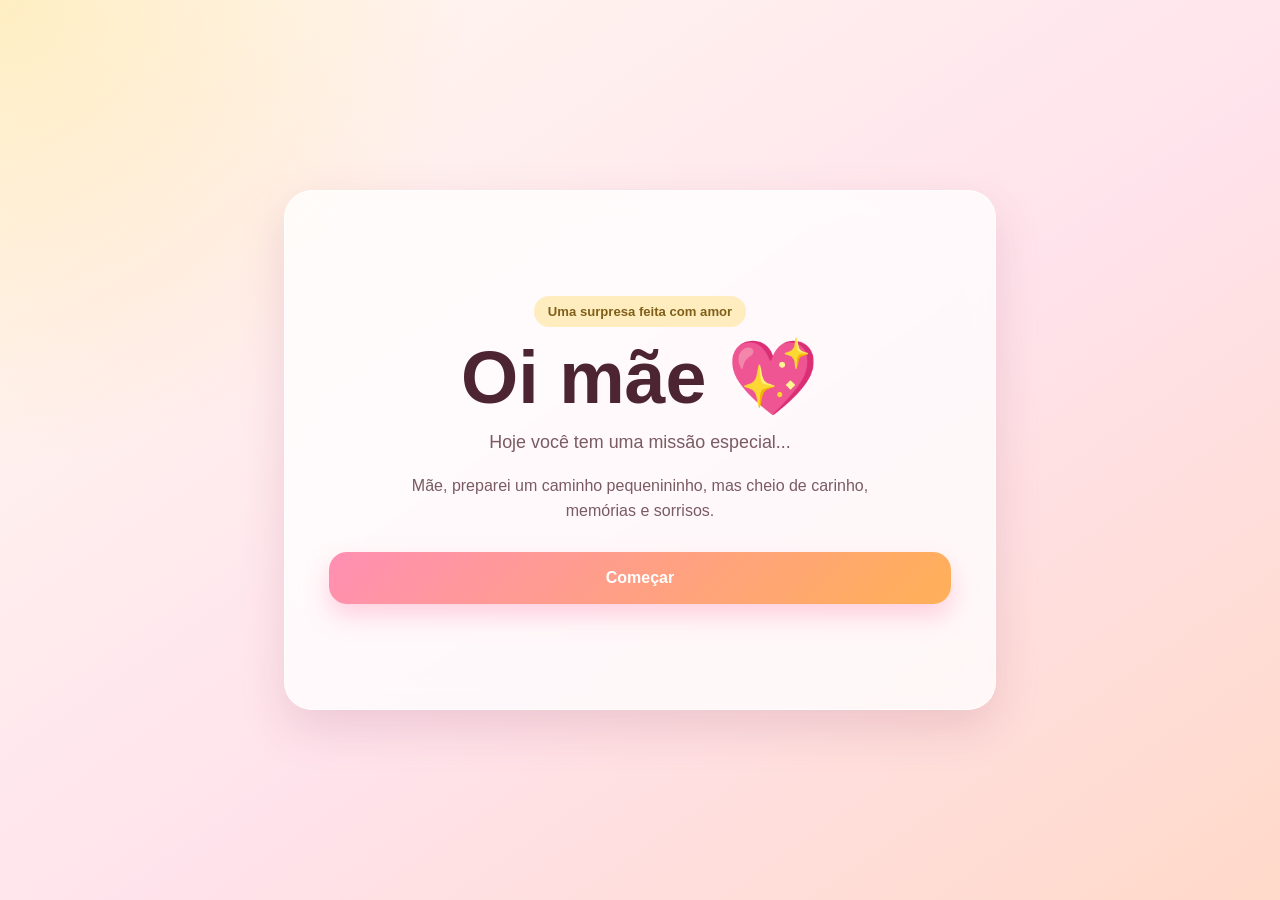
<file: index.html>
<!DOCTYPE html>
<html lang="pt-BR">
<head>
  <meta charset="UTF-8">
  <meta name="viewport" content="width=device-width, initial-scale=1.0">
  <title>Oi mãe 💖</title>
  <link rel="stylesheet" href="style.css">
</head>
<body data-page="home">
  <main class="page home-page">
    <section class="card hero-card fade-in">
      <p class="eyebrow">Uma surpresa feita com amor</p>
      <h1>Oi mãe 💖</h1>
      <p class="subtitle">Hoje você tem uma missão especial...</p>
      <p class="soft-text">
        Mãe, preparei um caminho pequenininho, mas cheio de carinho, memórias e sorrisos.
      </p>
      <a class="primary-button" href="quiz.html">Começar</a>
    </section>
  </main>
  <script src="script.js"></script>
</body>
</html>
</file>
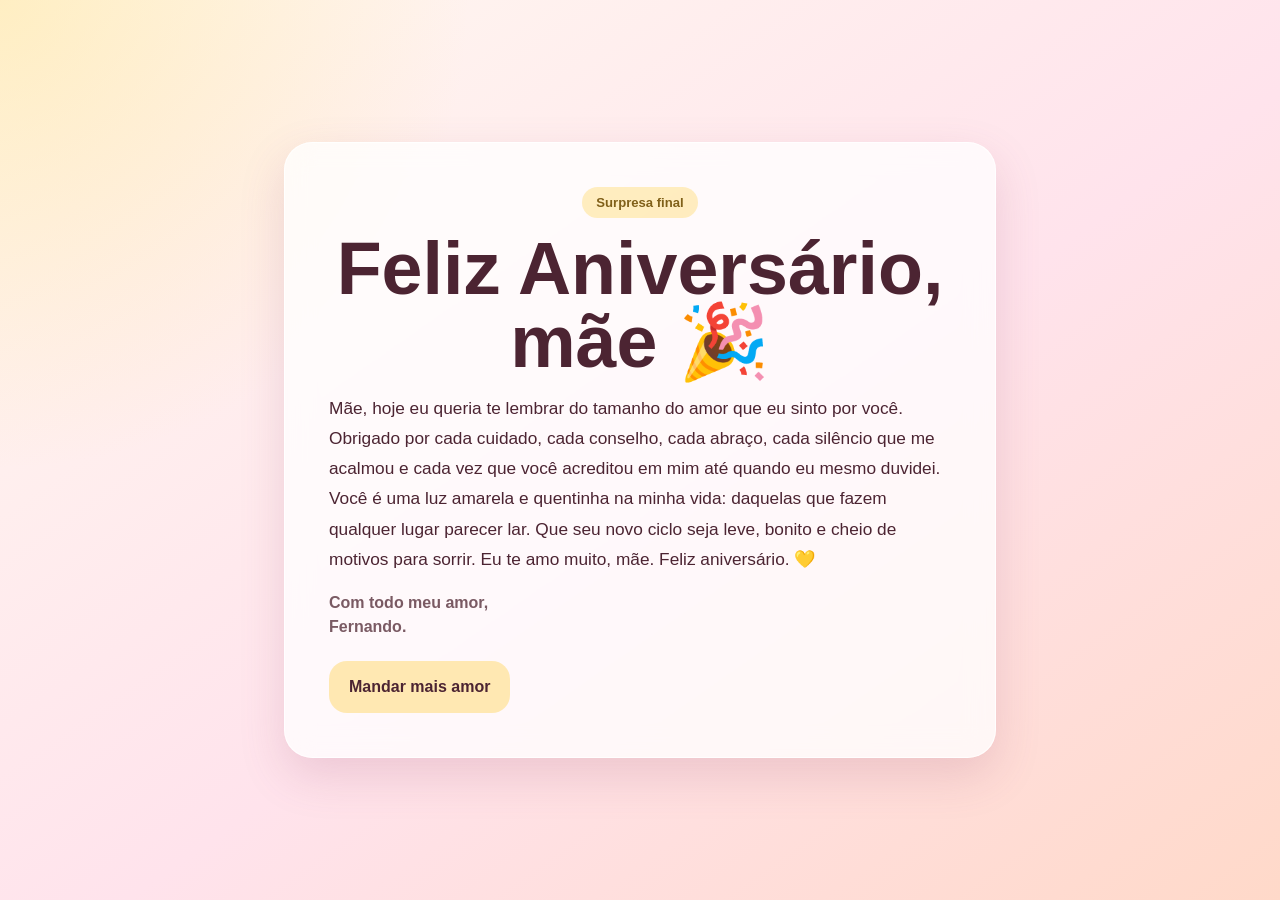
<file: final.html>
<!DOCTYPE html>
<html lang="pt-BR">
<head>
  <meta charset="UTF-8">
  <meta name="viewport" content="width=device-width, initial-scale=1.0">
  <title>Feliz Aniversário, Mãe</title>
  <link rel="stylesheet" href="style.css">
</head>
<body data-page="final">
  <div id="hearts-layer" aria-hidden="true"></div>

  <main class="page final-page">
    <section class="card final-card fade-in">
      <p class="eyebrow">Surpresa final</p>
      <h1>Feliz Aniversário, mãe 🎉</h1>
      <p class="letter">
        Mãe, hoje eu queria te lembrar do tamanho do amor que eu sinto por você.
        Obrigado por cada cuidado, cada conselho, cada abraço, cada silêncio que me acalmou
        e cada vez que você acreditou em mim até quando eu mesmo duvidei. Você é uma luz
        amarela e quentinha na minha vida: daquelas que fazem qualquer lugar parecer lar.
        Que seu novo ciclo seja leve, bonito e cheio de motivos para sorrir. Eu te amo muito,
        mãe. Feliz aniversário. 💛
      </p>
      <p class="signature">Com todo meu amor,<br>Fernando.</p>
      <button id="replay-hearts" class="secondary-button" type="button">Mandar mais amor</button>
    </section>
  </main>
  <script src="script.js"></script>
</body>
</html>
</file>
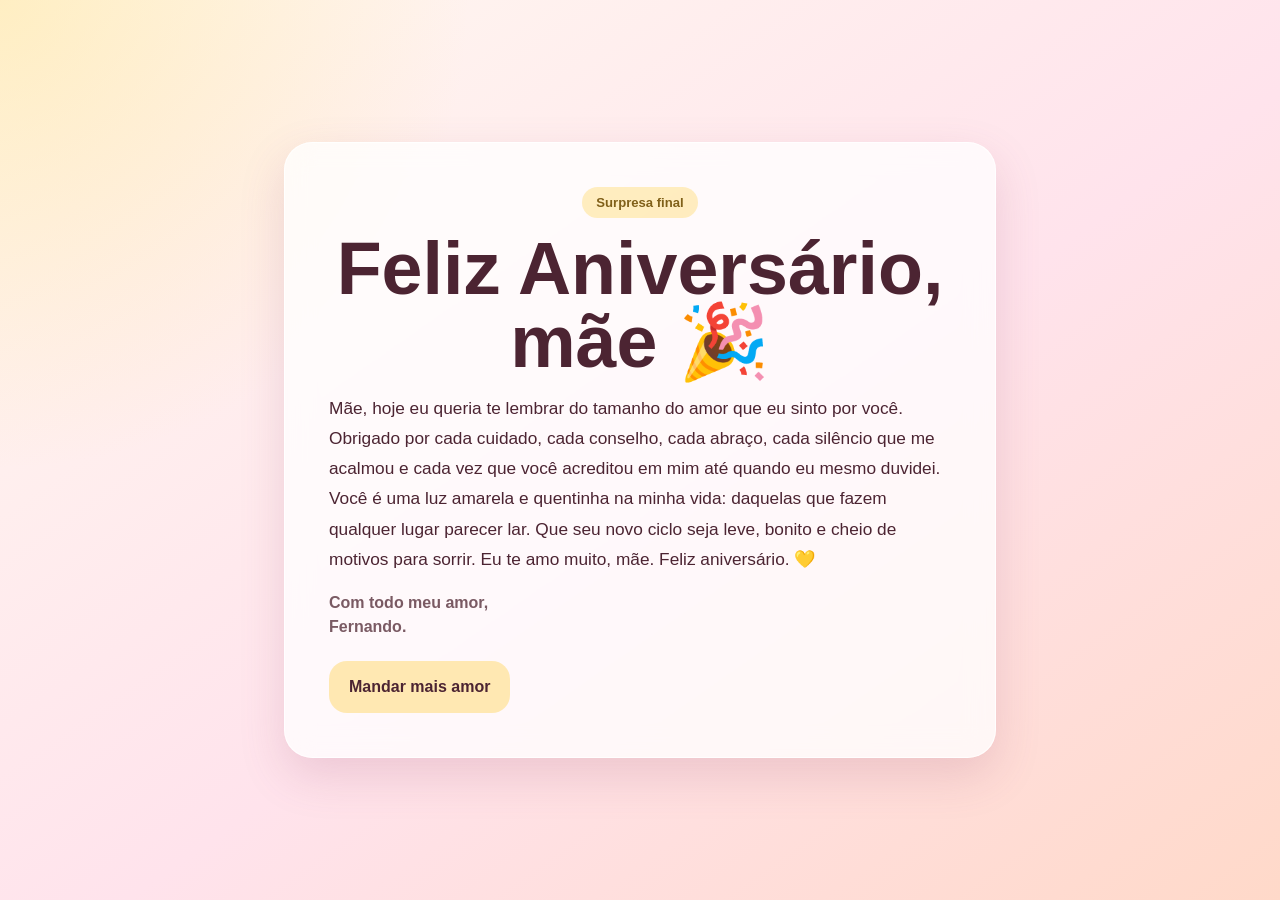
<file: gallery.html>
<!DOCTYPE html>
<html lang="pt-BR">
<head>
  <meta charset="UTF-8">
  <meta name="viewport" content="width=device-width, initial-scale=1.0">
  <meta http-equiv="refresh" content="0; url=final.html">
  <title>Indo para a surpresa final</title>
  <link rel="stylesheet" href="style.css">
</head>
<body data-page="gallery">
  <main class="page">
    <section class="card fade-in">
      <p class="eyebrow">Quase lá</p>
      <h1>Preparando a surpresa 💛</h1>
      <p class="subtitle">Mãe, essa parte agora leva direto para a mensagem final.</p>
      <a class="primary-button" href="final.html">Abrir surpresa final</a>
    </section>
  </main>
  <script>
    window.location.replace("final.html");
  </script>
</body>
</html>
</file>
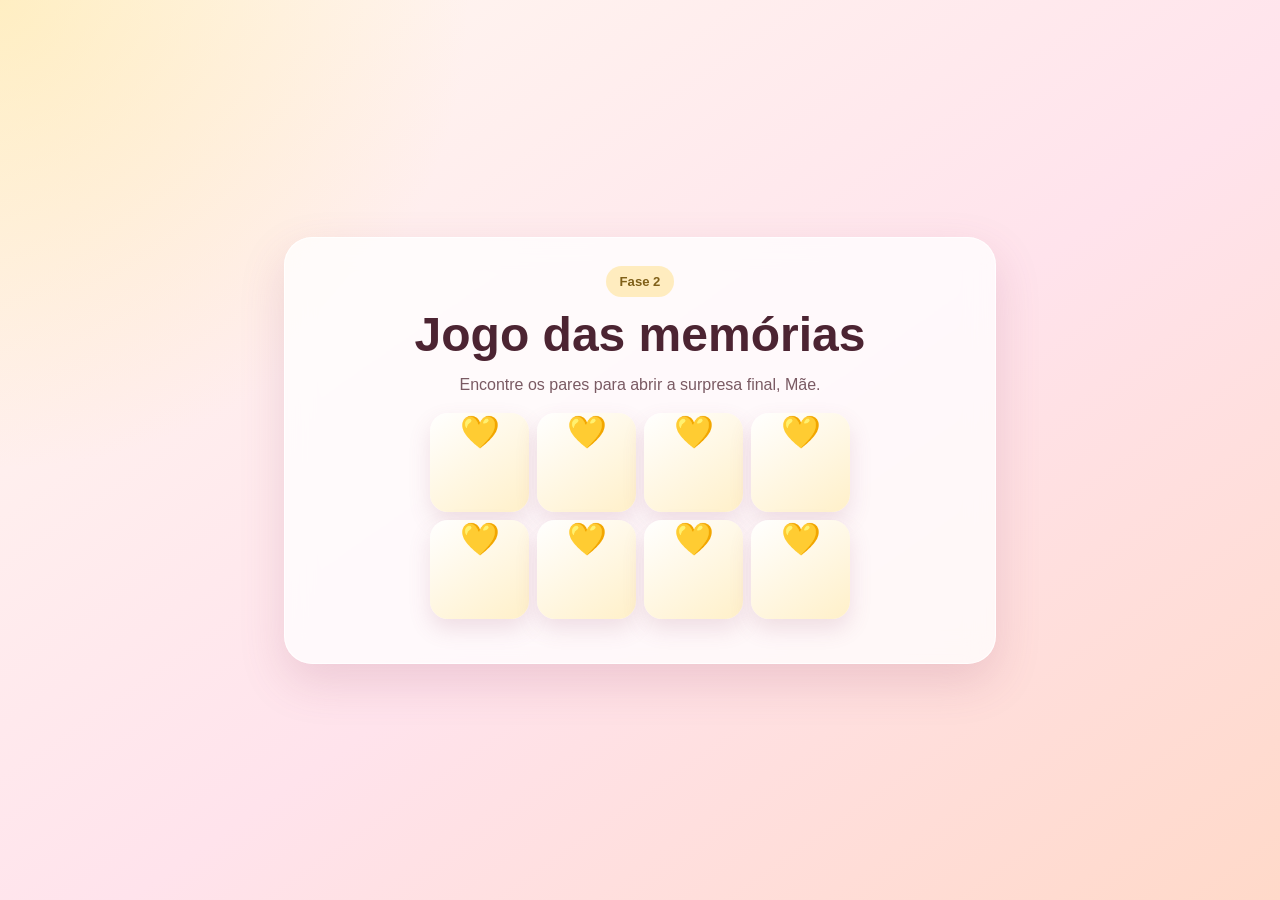
<file: game.html>
<!DOCTYPE html>
<html lang="pt-BR">
<head>
  <meta charset="UTF-8">
  <meta name="viewport" content="width=device-width, initial-scale=1.0">
  <title>Jogo das memórias</title>
  <link rel="stylesheet" href="style.css">
</head>
<body data-page="game">
  <main class="page game-page">
    <section class="card game-card fade-in">
      <p class="eyebrow">Fase 2</p>
      <h1>Jogo das memórias</h1>
      <p class="subtitle">Encontre os pares para abrir a surpresa final, Mãe.</p>

      <div id="memory-board" class="memory-board" aria-label="Jogo da memória"></div>

      <div id="game-complete" class="complete-box hidden">
        <p>Você desbloqueou uma lembrança especial 💭</p>
        <a class="primary-button" href="final.html">Abrir surpresa final</a>
      </div>
    </section>
  </main>
  <script src="script.js"></script>
</body>
</html>
</file>
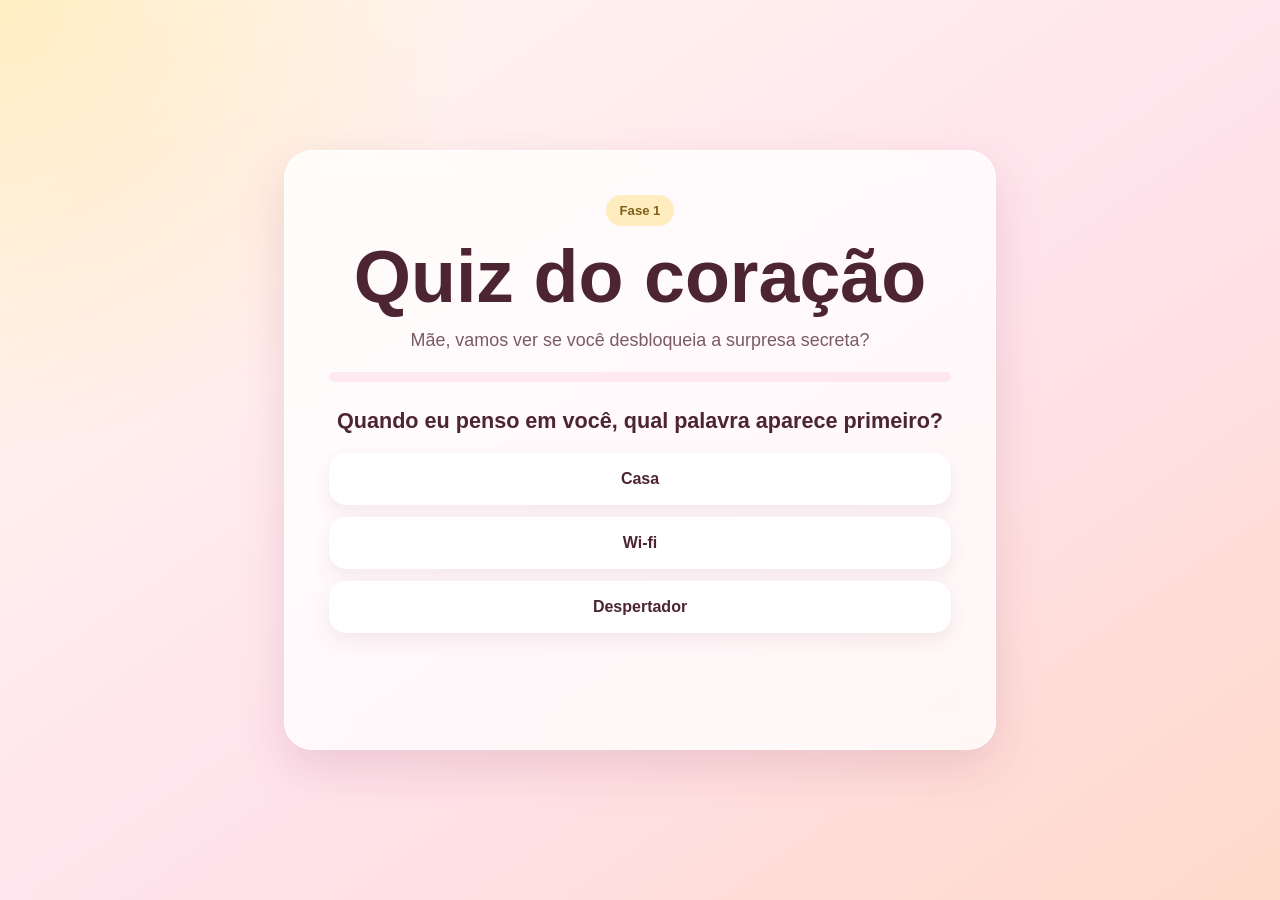
<file: quiz.html>
<!DOCTYPE html>
<html lang="pt-BR">
<head>
  <meta charset="UTF-8">
  <meta name="viewport" content="width=device-width, initial-scale=1.0">
  <title>Quiz da Mãe</title>
  <link rel="stylesheet" href="style.css">
</head>
<body data-page="quiz">
  <main class="page">
    <section class="card quiz-card fade-in">
      <p class="eyebrow">Fase 1</p>
      <h1>Quiz do coração</h1>
      <p class="subtitle">Mãe, vamos ver se você desbloqueia a surpresa secreta?</p>

      <div class="progress" aria-label="Progresso do quiz">
        <span id="quiz-progress"></span>
      </div>

      <h2 id="question-title">Carregando pergunta...</h2>
      <div id="answers" class="answer-grid"></div>
      <p id="feedback" class="feedback" aria-live="polite"></p>
      <button id="next-question" class="primary-button hidden" type="button">Próxima</button>
    </section>
  </main>
  <script src="script.js"></script>
</body>
</html>
</file>
<file: style.css>
:root {
  --pink: #ff8fb3;
  --rose: #ffe3ec;
  --peach: #ffd9c9;
  --yellow: #ffd86b;
  --cream: #fffaf0;
  --text: #4c2432;
  --muted: #7a5a63;
  --white: #ffffff;
  --shadow: 0 18px 45px rgba(154, 80, 109, 0.18);
}

* {
  box-sizing: border-box;
}

html {
  min-height: 100%;
}

body {
  min-height: 100vh;
  min-height: 100svh;
  margin: 0;
  font-family: "Trebuchet MS", Arial, sans-serif;
  color: var(--text);
  background:
    radial-gradient(circle at top left, rgba(255, 216, 107, 0.34), transparent 30%),
    linear-gradient(145deg, var(--cream), var(--rose) 55%, var(--peach));
  overflow-x: hidden;
}

a {
  color: inherit;
  text-decoration: none;
}

button,
a {
  -webkit-tap-highlight-color: transparent;
}

.page {
  width: min(100%, 760px);
  min-height: 100vh;
  min-height: 100svh;
  margin: 0 auto;
  padding: 28px 18px;
  display: flex;
  flex-direction: column;
  align-items: center;
  justify-content: center;
}

.card {
  width: 100%;
  padding: 30px 22px;
  border: 1px solid rgba(255, 255, 255, 0.82);
  border-radius: 28px;
  background: rgba(255, 255, 255, 0.76);
  box-shadow: var(--shadow);
  backdrop-filter: blur(14px);
  text-align: center;
}

.hero-card {
  min-height: 520px;
  display: flex;
  flex-direction: column;
  justify-content: center;
}

.eyebrow {
  width: fit-content;
  margin: 0 auto 14px;
  padding: 8px 14px;
  border-radius: 999px;
  background: rgba(255, 216, 107, 0.42);
  color: #806019;
  font-size: 0.82rem;
  font-weight: 700;
}

h1,
h2,
p {
  margin-top: 0;
}

h1 {
  margin-bottom: 14px;
  font-size: clamp(2.25rem, 14vw, 4.6rem);
  line-height: 1;
}

h2 {
  margin-bottom: 18px;
  font-size: 1.35rem;
  line-height: 1.25;
}

.subtitle {
  margin-bottom: 18px;
  color: var(--muted);
  font-size: 1.12rem;
  line-height: 1.5;
}

.soft-text {
  max-width: 480px;
  margin: 0 auto 28px;
  color: var(--muted);
  line-height: 1.55;
}

.primary-button,
.secondary-button,
.answer-button {
  min-height: 52px;
  border: 0;
  border-radius: 18px;
  cursor: pointer;
  font: inherit;
  font-weight: 800;
  transition: transform 180ms ease, box-shadow 180ms ease, background 180ms ease;
}

.primary-button {
  display: inline-flex;
  align-items: center;
  justify-content: center;
  min-width: 180px;
  padding: 15px 24px;
  background: linear-gradient(135deg, var(--pink), #ffb057);
  color: var(--white);
  box-shadow: 0 12px 24px rgba(255, 143, 179, 0.38);
}

.secondary-button {
  padding: 14px 20px;
  background: rgba(255, 216, 107, 0.5);
  color: var(--text);
}

.primary-button:hover,
.secondary-button:hover,
.answer-button:hover {
  transform: translateY(-2px) scale(1.01);
  box-shadow: 0 14px 28px rgba(154, 80, 109, 0.18);
}

.progress {
  height: 10px;
  margin: 18px 0 26px;
  overflow: hidden;
  border-radius: 999px;
  background: rgba(255, 143, 179, 0.16);
}

.progress span {
  display: block;
  width: 0;
  height: 100%;
  border-radius: inherit;
  background: linear-gradient(90deg, var(--yellow), var(--pink));
  transition: width 280ms ease;
}

.answer-grid {
  display: grid;
  gap: 12px;
}

.answer-button {
  width: 100%;
  padding: 15px 16px;
  background: var(--white);
  color: var(--text);
  box-shadow: 0 8px 18px rgba(154, 80, 109, 0.1);
}

.answer-button.correct {
  background: #fff1ac;
}

.answer-button.wrong {
  background: #ffe0e7;
}

.feedback {
  min-height: 52px;
  margin: 16px 0 4px;
  color: var(--muted);
  font-weight: 700;
  line-height: 1.45;
}

.memory-board {
  display: grid;
  grid-template-columns: repeat(4, 1fr);
  gap: 8px;
  width: 100%;
  max-width: 380px;
  margin: 16px auto 16px;
}

.memory-card {
  aspect-ratio: 1;
  border: 0;
  border-radius: 18px;
  background: linear-gradient(145deg, #ffffff, #fff0c9);
  color: transparent;
  cursor: pointer;
  font-size: 2rem;
  box-shadow: 0 10px 22px rgba(154, 80, 109, 0.16);
  transition: transform 200ms ease, background 200ms ease, color 120ms ease;
}

.memory-card::before {
  content: "\1F49B";
  color: #d89b17;
}

.memory-card.flipped,
.memory-card.matched {
  color: var(--text);
  transform: rotateY(180deg) scale(1.02);
}

.memory-card.flipped::before,
.memory-card.matched::before {
  content: "";
}

.memory-card.matched {
  background: linear-gradient(145deg, #fff2ac, #ffd7e3);
}

.complete-box {
  margin-top: 18px;
  animation: pop 450ms ease both;
}

.complete-box p {
  font-size: 1.05rem;
  font-weight: 800;
}

.game-page {
  justify-content: flex-start;
  padding-top: 14px;
  padding-bottom: 20px;
}

.game-card {
  padding: 22px 14px;
}

.game-card h1 {
  font-size: clamp(1.85rem, 10vw, 3rem);
}

.game-card .subtitle {
  margin-bottom: 10px;
  font-size: 1rem;
}

.gallery-page {
  justify-content: flex-start;
  padding-bottom: 92px;
}

.gallery-header {
  width: 100%;
  padding: 18px 0 8px;
  text-align: center;
}

.gallery-grid {
  width: 100%;
  display: grid;
  gap: 16px;
}

.memory-photo {
  overflow: hidden;
  border-radius: 24px;
  background: rgba(255, 255, 255, 0.82);
  box-shadow: var(--shadow);
}

.memory-photo img {
  display: block;
  width: 100%;
  aspect-ratio: 4 / 3;
  object-fit: cover;
}

.memory-photo p {
  margin: 0;
  padding: 16px;
  color: var(--muted);
  font-weight: 700;
  line-height: 1.45;
}

.floating-button {
  position: fixed;
  right: 18px;
  bottom: 18px;
  left: 18px;
  z-index: 5;
}

.final-card {
  position: relative;
  z-index: 2;
  text-align: left;
}

.final-card h1 {
  text-align: center;
}

.letter {
  color: var(--text);
  font-size: 1.08rem;
  line-height: 1.75;
}

.signature {
  margin-bottom: 22px;
  color: var(--muted);
  font-weight: 800;
  line-height: 1.5;
}

#hearts-layer {
  position: fixed;
  inset: 0;
  z-index: 1;
  pointer-events: none;
  overflow: hidden;
}

.heart {
  position: absolute;
  bottom: -40px;
  animation: float-heart 5s ease-in forwards;
  opacity: 0.9;
}

.hidden {
  display: none;
}

.fade-in {
  animation: fade-in 650ms ease both;
}

.delay-1 {
  animation-delay: 120ms;
}

.delay-2 {
  animation-delay: 240ms;
}

.delay-3 {
  animation-delay: 360ms;
}

@keyframes fade-in {
  from {
    opacity: 0;
    transform: translateY(18px) scale(0.98);
  }
  to {
    opacity: 1;
    transform: translateY(0) scale(1);
  }
}

@keyframes pop {
  from {
    opacity: 0;
    transform: scale(0.92);
  }
  to {
    opacity: 1;
    transform: scale(1);
  }
}

@keyframes float-heart {
  to {
    opacity: 0;
    transform: translateY(-110vh) rotate(22deg);
  }
}

@media (min-width: 680px) {
  .page {
    padding: 42px 24px;
  }

  .card {
    padding: 44px;
  }

  .game-page {
    justify-content: center;
    padding-top: 24px;
    padding-bottom: 24px;
  }

  .game-card {
    padding: 28px;
  }

  .gallery-grid {
    grid-template-columns: repeat(2, 1fr);
  }

  .floating-button {
    right: calc(50% - 340px);
    left: auto;
    width: 220px;
  }
}
.memory-card img {
  width: 100%;
  height: 100%;
  object-fit: cover;
  border-radius: 18px;
  opacity: 0;
  transition: opacity 0.3s ease;
}

/* quando vira */
.memory-card.flipped img,
.memory-card.matched img {
  opacity: 1;
}

/* remove o emoji padrão */
.memory-card::before {
  content: "\1F49B";
  color: #d89b17;
}

.memory-card.flipped::before,
.memory-card.matched::before {
  content: "";
}

@media (max-height: 640px) {
  .game-page {
    justify-content: flex-start;
    padding-top: 10px;
    padding-bottom: 14px;
  }

  .game-card {
    padding: 16px 12px;
  }

  .game-card .eyebrow {
    margin-bottom: 8px;
    padding: 6px 12px;
  }

  .game-card h1 {
    margin-bottom: 8px;
    font-size: 1.75rem;
  }

  .game-card .subtitle {
    margin-bottom: 6px;
    font-size: 0.95rem;
  }

  .memory-board {
    max-width: 320px;
    margin: 10px auto 12px;
  }
}

body[data-page="game"] .game-card {
  overflow: visible;
}

body[data-page="game"] .memory-board {
  width: min(100%, 420px) !important;
  max-width: 420px !important;
  grid-template-columns: repeat(4, minmax(0, 1fr)) !important;
  justify-content: center;
}

body[data-page="game"] .memory-card {
  width: 100%;
  min-width: 0;
  padding: 0;
  display: grid;
  place-items: center;
  overflow: hidden;
}

@media (max-width: 430px), (max-height: 640px) {
  body[data-page="game"] .memory-board {
    width: min(100%, 320px) !important;
    max-width: 320px !important;
    gap: 7px;
  }
}
</file>
